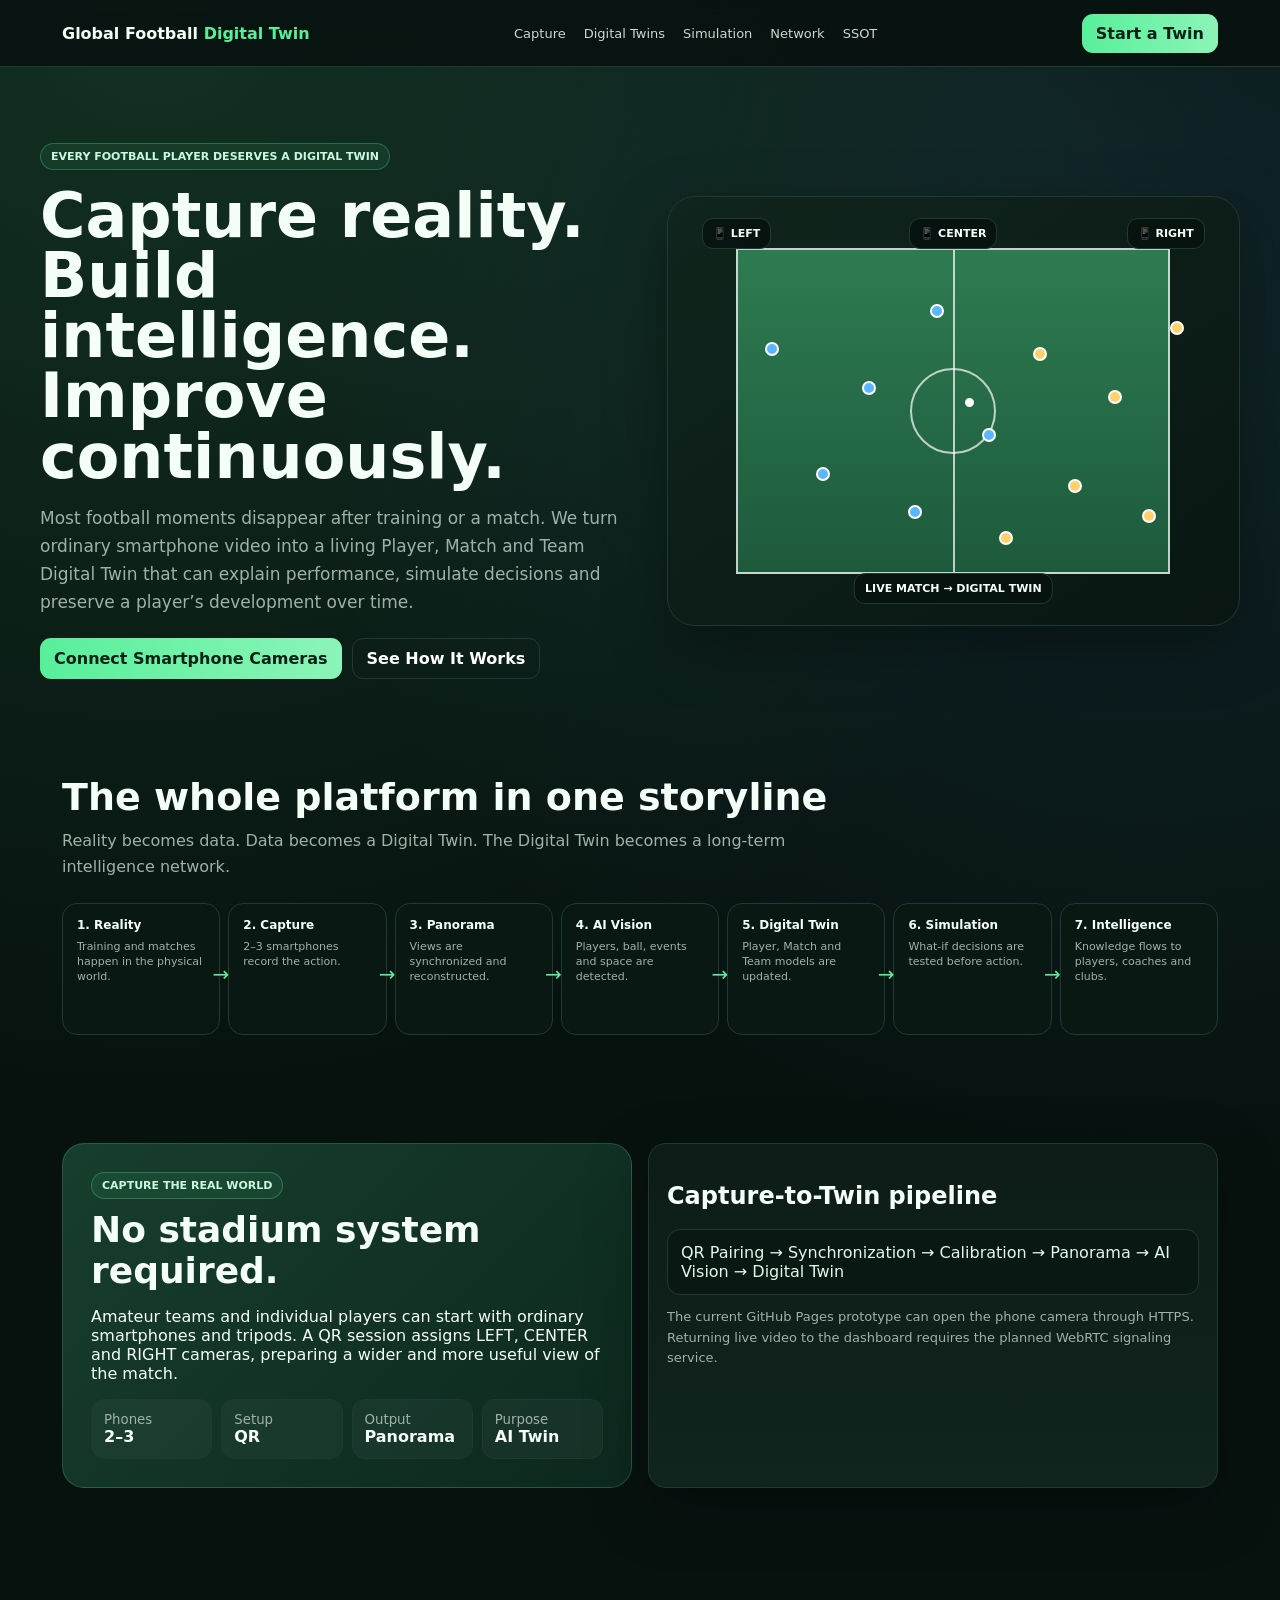
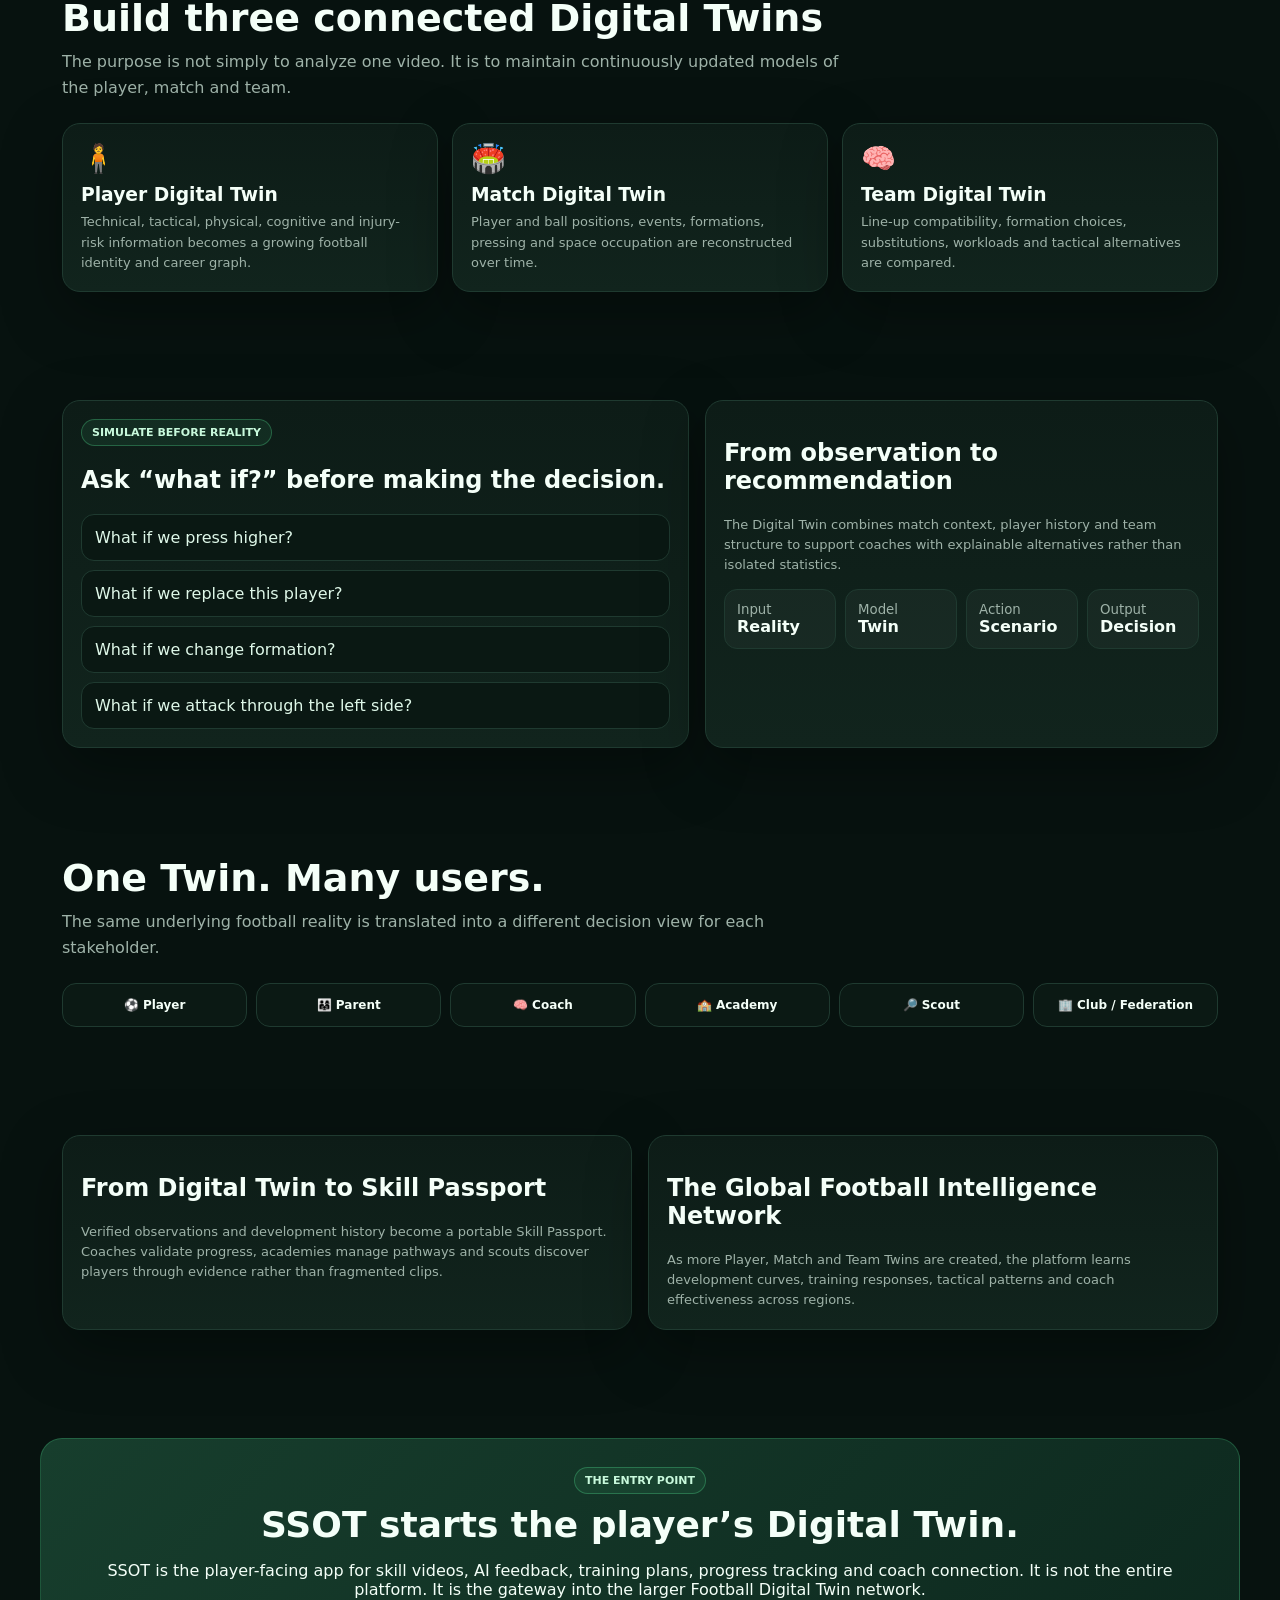
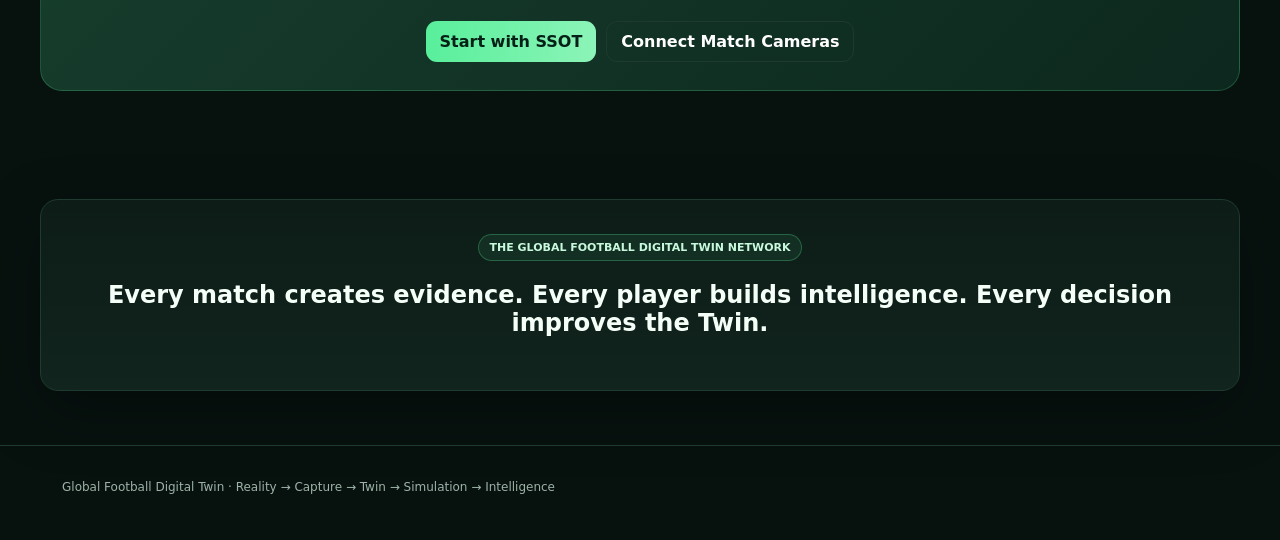
<file: index.html>
<!doctype html>
<html lang="en">
<head>
<meta charset="utf-8">
<meta name="viewport" content="width=device-width,initial-scale=1">
<title>Global Football Digital Twin</title>
<style>
:root{--bg:#07120f;--panel:#0d1c17;--panel2:#11241d;--ink:#f4fff8;--muted:#9eb2a8;--line:#1f3a30;--green:#58ef9b;--blue:#5ab7ff;--gold:#ffd16d;--shadow:0 20px 60px rgba(0,0,0,.34)}*{box-sizing:border-box}html{scroll-behavior:smooth}body{margin:0;font-family:Inter,system-ui,-apple-system,Segoe UI,Roboto,Arial,sans-serif;background:radial-gradient(circle at 12% 0,rgba(88,239,155,.14),transparent 28%),radial-gradient(circle at 90% 8%,rgba(90,183,255,.11),transparent 24%),var(--bg);color:var(--ink)}a{text-decoration:none;color:inherit}button{font:inherit}.wrap{max-width:1200px;margin:auto;padding:0 22px}.nav{position:sticky;top:0;z-index:20;background:rgba(7,18,15,.88);backdrop-filter:blur(16px);border-bottom:1px solid var(--line)}.navin{height:66px;display:flex;align-items:center;justify-content:space-between;gap:16px}.brand{font-weight:900}.brand span{color:var(--green)}.menu{display:flex;gap:18px;color:#cbd9d2;font-size:13px}.cta,.ghost{padding:10px 14px;border-radius:11px;font-weight:850;cursor:pointer}.cta{border:0;background:linear-gradient(90deg,var(--green),#8cf4b8);color:#052016}.ghost{border:1px solid var(--line);background:transparent;color:#fff}.hero{padding:76px 0 42px;display:grid;grid-template-columns:1.02fr .98fr;gap:30px;align-items:center}.eyebrow{display:inline-flex;padding:6px 10px;border:1px solid rgba(88,239,155,.28);border-radius:999px;background:rgba(88,239,155,.08);color:#c8f9dc;font-size:11px;font-weight:900}.hero h1{font-size:62px;line-height:.97;margin:16px 0}.hero p{font-size:17px;line-height:1.65;color:var(--muted);max-width:690px}.actions{display:flex;gap:10px;flex-wrap:wrap;margin-top:22px}.stage{position:relative;min-height:430px;border-radius:28px;border:1px solid var(--line);background:linear-gradient(145deg,#10251d,#091611);overflow:hidden;box-shadow:var(--shadow)}.pitch{position:absolute;inset:12%;border:2px solid rgba(255,255,255,.72);background:linear-gradient(180deg,#2e7b51,#1d5a3c)}.pitch:before{content:'';position:absolute;left:50%;top:0;bottom:0;width:2px;background:rgba(255,255,255,.7)}.pitch:after{content:'';position:absolute;left:50%;top:50%;width:82px;height:82px;border:2px solid rgba(255,255,255,.7);border-radius:50%;transform:translate(-50%,-50%)}.camera,.tag{position:absolute;padding:8px 10px;border-radius:11px;background:rgba(7,18,15,.9);border:1px solid var(--line);font-size:11px;font-weight:850}.cam1{left:6%;top:5%}.cam2{left:50%;top:5%;transform:translateX(-50%)}.cam3{right:6%;top:5%}.tag{left:50%;bottom:5%;transform:translateX(-50%);white-space:nowrap}.player{position:absolute;width:14px;height:14px;border-radius:50%;border:2px solid white}.a{background:var(--blue)}.b{background:var(--gold)}.ball{width:9px;height:9px;background:white}.section{padding:54px 0}.head{max-width:780px;margin-bottom:22px}.head h2{font-size:38px;margin:0 0 9px}.head p{margin:0;color:var(--muted);line-height:1.65}.grid{display:grid;gap:14px}.g3{grid-template-columns:repeat(3,1fr)}.g4{grid-template-columns:repeat(4,1fr)}.card{background:linear-gradient(180deg,var(--panel),var(--panel2));border:1px solid var(--line);border-radius:18px;padding:18px;box-shadow:var(--shadow)}.card h3{margin:9px 0 7px}.card p{margin:0;color:var(--muted);font-size:13px;line-height:1.55}.icon{font-size:28px}.storyline{display:grid;grid-template-columns:repeat(7,1fr);gap:8px}.story{min-height:132px;padding:14px;border:1px solid var(--line);border-radius:15px;background:#0a1813;position:relative}.story:not(:last-child):after{content:'→';position:absolute;right:-10px;top:45%;z-index:2;color:var(--green);font-size:20px}.story b,.story small{display:block}.story b{font-size:12px}.story small{margin-top:7px;color:var(--muted);font-size:11px;line-height:1.4}.split{display:grid;grid-template-columns:1fr 1fr;gap:16px}.quote{padding:28px;border-radius:22px;background:linear-gradient(135deg,#173e2d,#0d281e);border:1px solid rgba(88,239,155,.22)}.quote h2{font-size:36px;margin:10px 0}.metric{display:grid;grid-template-columns:repeat(4,1fr);gap:9px;margin-top:14px}.metric div{padding:12px;border:1px solid var(--line);border-radius:13px;background:rgba(255,255,255,.035)}.metric small,.metric b{display:block}.metric small{color:var(--muted)}.sim{display:grid;grid-template-columns:1.1fr .9fr;gap:16px}.question{padding:13px;border:1px solid var(--line);border-radius:13px;background:#0a1813;margin-top:9px;color:#dff8e9}.network{display:grid;grid-template-columns:repeat(6,1fr);gap:9px}.network div{padding:14px;border:1px solid var(--line);border-radius:14px;text-align:center;background:#0b1914;font-size:12px;font-weight:800}.footer{padding:34px 0 46px;border-top:1px solid var(--line);color:var(--muted);font-size:12px}@media(max-width:1000px){.hero,.split,.sim{grid-template-columns:1fr}.storyline{grid-template-columns:repeat(3,1fr)}.story:not(:last-child):after{display:none}.g4,.g3,.network{grid-template-columns:1fr 1fr}.menu{display:none}}@media(max-width:640px){.hero h1{font-size:42px}.hero{padding-top:44px}.stage{min-height:340px}.storyline,.g4,.g3,.network,.metric{grid-template-columns:1fr}.wrap{padding:0 14px}.navin{height:60px}}
</style>
</head>
<body>
<header class="nav"><div class="wrap navin"><div class="brand">Global Football <span>Digital Twin</span></div><nav class="menu"><a href="#capture">Capture</a><a href="#twins">Digital Twins</a><a href="#simulate">Simulation</a><a href="#network">Network</a><a href="#ssot">SSOT</a></nav><button class="cta" onclick="location.href='phone.html'">Start a Twin</button></div></header>
<main>
<section class="wrap hero"><div><span class="eyebrow">EVERY FOOTBALL PLAYER DESERVES A DIGITAL TWIN</span><h1>Capture reality. Build intelligence. Improve continuously.</h1><p>Most football moments disappear after training or a match. We turn ordinary smartphone video into a living Player, Match and Team Digital Twin that can explain performance, simulate decisions and preserve a player’s development over time.</p><div class="actions"><button class="cta" onclick="location.href='phone.html'">Connect Smartphone Cameras</button><button class="ghost" onclick="document.getElementById('capture').scrollIntoView()">See How It Works</button></div></div><div class="stage" id="heroStage"><div class="pitch"></div><div class="camera cam1">📱 LEFT</div><div class="camera cam2">📱 CENTER</div><div class="camera cam3">📱 RIGHT</div><div class="tag">LIVE MATCH → DIGITAL TWIN</div></div></section>
<section class="section"><div class="wrap"><div class="head"><h2>The whole platform in one storyline</h2><p>Reality becomes data. Data becomes a Digital Twin. The Digital Twin becomes a long-term intelligence network.</p></div><div class="storyline"><div class="story"><b>1. Reality</b><small>Training and matches happen in the physical world.</small></div><div class="story"><b>2. Capture</b><small>2–3 smartphones record the action.</small></div><div class="story"><b>3. Panorama</b><small>Views are synchronized and reconstructed.</small></div><div class="story"><b>4. AI Vision</b><small>Players, ball, events and space are detected.</small></div><div class="story"><b>5. Digital Twin</b><small>Player, Match and Team models are updated.</small></div><div class="story"><b>6. Simulation</b><small>What-if decisions are tested before action.</small></div><div class="story"><b>7. Intelligence</b><small>Knowledge flows to players, coaches and clubs.</small></div></div></div></section>
<section id="capture" class="section"><div class="wrap split"><div class="quote"><span class="eyebrow">CAPTURE THE REAL WORLD</span><h2>No stadium system required.</h2><p>Amateur teams and individual players can start with ordinary smartphones and tripods. A QR session assigns LEFT, CENTER and RIGHT cameras, preparing a wider and more useful view of the match.</p><div class="metric"><div><small>Phones</small><b>2–3</b></div><div><small>Setup</small><b>QR</b></div><div><small>Output</small><b>Panorama</b></div><div><small>Purpose</small><b>AI Twin</b></div></div></div><div class="card"><h2>Capture-to-Twin pipeline</h2><div class="question">QR Pairing → Synchronization → Calibration → Panorama → AI Vision → Digital Twin</div><p style="margin-top:12px">The current GitHub Pages prototype can open the phone camera through HTTPS. Returning live video to the dashboard requires the planned WebRTC signaling service.</p></div></div></section>
<section id="twins" class="section"><div class="wrap"><div class="head"><h2>Build three connected Digital Twins</h2><p>The purpose is not simply to analyze one video. It is to maintain continuously updated models of the player, match and team.</p></div><div class="grid g3"><div class="card"><div class="icon">🧍</div><h3>Player Digital Twin</h3><p>Technical, tactical, physical, cognitive and injury-risk information becomes a growing football identity and career graph.</p></div><div class="card"><div class="icon">🏟️</div><h3>Match Digital Twin</h3><p>Player and ball positions, events, formations, pressing and space occupation are reconstructed over time.</p></div><div class="card"><div class="icon">🧠</div><h3>Team Digital Twin</h3><p>Line-up compatibility, formation choices, substitutions, workloads and tactical alternatives are compared.</p></div></div></div></section>
<section id="simulate" class="section"><div class="wrap sim"><div class="card"><span class="eyebrow">SIMULATE BEFORE REALITY</span><h2>Ask “what if?” before making the decision.</h2><div class="question">What if we press higher?</div><div class="question">What if we replace this player?</div><div class="question">What if we change formation?</div><div class="question">What if we attack through the left side?</div></div><div class="card"><h2>From observation to recommendation</h2><p>The Digital Twin combines match context, player history and team structure to support coaches with explainable alternatives rather than isolated statistics.</p><div class="metric"><div><small>Input</small><b>Reality</b></div><div><small>Model</small><b>Twin</b></div><div><small>Action</small><b>Scenario</b></div><div><small>Output</small><b>Decision</b></div></div></div></div></section>
<section id="network" class="section"><div class="wrap"><div class="head"><h2>One Twin. Many users.</h2><p>The same underlying football reality is translated into a different decision view for each stakeholder.</p></div><div class="network"><div>⚽ Player</div><div>👨‍👩‍👧 Parent</div><div>🧠 Coach</div><div>🏫 Academy</div><div>🔎 Scout</div><div>🏢 Club / Federation</div></div></div></section>
<section class="section"><div class="wrap split"><div class="card"><h2>From Digital Twin to Skill Passport</h2><p>Verified observations and development history become a portable Skill Passport. Coaches validate progress, academies manage pathways and scouts discover players through evidence rather than fragmented clips.</p></div><div class="card"><h2>The Global Football Intelligence Network</h2><p>As more Player, Match and Team Twins are created, the platform learns development curves, training responses, tactical patterns and coach effectiveness across regions.</p></div></div></section>
<section id="ssot" class="section"><div class="wrap quote" style="text-align:center"><span class="eyebrow">THE ENTRY POINT</span><h2>SSOT starts the player’s Digital Twin.</h2><p>SSOT is the player-facing app for skill videos, AI feedback, training plans, progress tracking and coach connection. It is not the entire platform. It is the gateway into the larger Football Digital Twin network.</p><div class="actions" style="justify-content:center"><button class="cta">Start with SSOT</button><button class="ghost" onclick="location.href='phone.html'">Connect Match Cameras</button></div></div></section>
<section class="section"><div class="wrap card" style="text-align:center;padding:34px"><span class="eyebrow">THE GLOBAL FOOTBALL DIGITAL TWIN NETWORK</span><h2>Every match creates evidence. Every player builds intelligence. Every decision improves the Twin.</h2></div></section>
</main>
<footer class="footer"><div class="wrap">Global Football Digital Twin · Reality → Capture → Twin → Simulation → Intelligence</div></footer>
<script>
const pts=[[17,34,'a'],[26,63,'a'],[34,43,'a'],[42,72,'a'],[46,25,'a'],[55,54,'a'],[64,35,'b'],[70,66,'b'],[77,45,'b'],[83,73,'b'],[88,29,'b'],[58,78,'b']];pts.forEach((p,i)=>{const e=document.createElement('div');e.className='player '+p[2];e.style.left=p[0]+'%';e.style.top=p[1]+'%';heroStage.appendChild(e)});const ball=document.createElement('div');ball.className='player ball';ball.style.left='52%';ball.style.top='47%';heroStage.appendChild(ball);
</script>
</body>
</html>
</file>
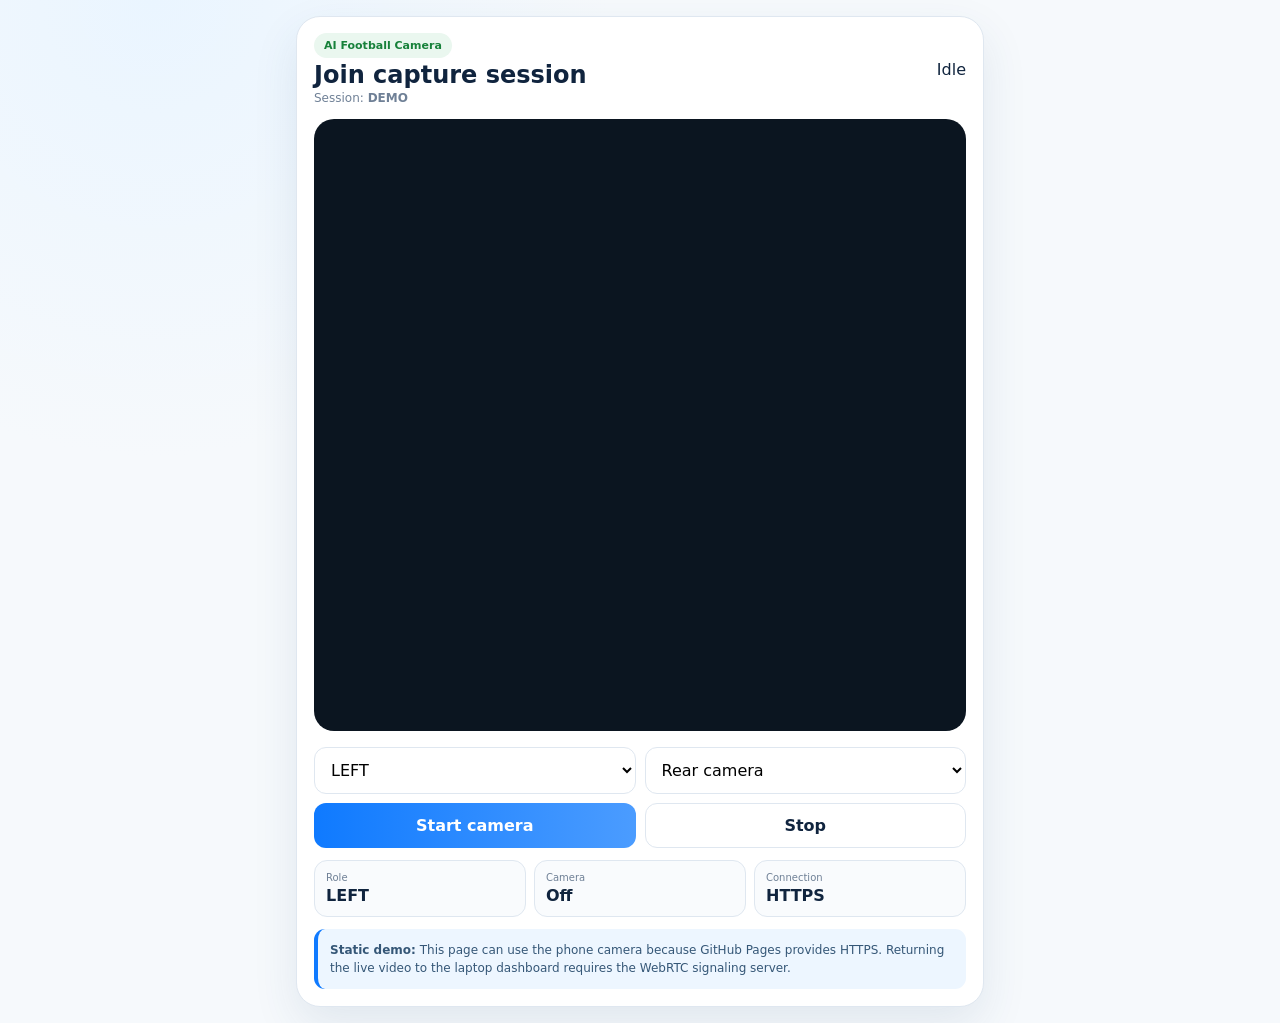
<file: phone.html>
<!doctype html><html lang="en"><head><meta charset="utf-8"><meta name="viewport" content="width=device-width,initial-scale=1,viewport-fit=cover"><title>AI Football Camera</title><style>:root{--bg:#f6f9fc;--panel:#fff;--ink:#10243e;--muted:#6f8096;--line:#dfe7f0;--blue:#0f7aff;--green:#34c759;--shadow:0 18px 45px rgba(40,76,120,.10)}*{box-sizing:border-box}body{margin:0;font-family:Inter,system-ui,-apple-system,Segoe UI,Roboto,Arial,sans-serif;background:radial-gradient(circle at 12% 0,#eaf5ff,transparent 30%),var(--bg);color:var(--ink)}.wrap{max-width:720px;margin:auto;padding:16px}.card{background:#fff;border:1px solid var(--line);border-radius:24px;padding:17px;box-shadow:var(--shadow)}.top{display:flex;justify-content:space-between;gap:10px;align-items:center}.badge{padding:6px 10px;border-radius:999px;background:#eaf7ef;color:#17813a;font-size:11px;font-weight:900}.session{font-size:12px;color:var(--muted)}video{width:100%;aspect-ratio:9/16;max-height:68vh;object-fit:cover;background:#0b1520;border-radius:20px;margin-top:14px}.controls{display:grid;grid-template-columns:1fr 1fr;gap:9px;margin-top:12px}select,button{font:inherit;padding:12px;border-radius:12px}select{border:1px solid var(--line);background:#fff}button{border:0;background:linear-gradient(90deg,var(--blue),#4b9cff);color:#fff;font-weight:900;cursor:pointer}.stop{background:#fff;color:var(--ink);border:1px solid var(--line)}.metrics{display:grid;grid-template-columns:repeat(3,1fr);gap:8px;margin-top:12px}.metric{padding:11px;border:1px solid var(--line);border-radius:13px;background:#f9fbfd}.metric small,.metric b{display:block}.metric small{color:var(--muted);font-size:10px}.metric b{margin-top:3px}.notice{padding:12px;border-left:4px solid var(--blue);background:#edf6ff;border-radius:11px;color:#355777;margin-top:12px;font-size:12px;line-height:1.5}@media(max-width:520px){.controls,.metrics{grid-template-columns:1fr}}</style></head><body><div class="wrap"><div class="card"><div class="top"><div><span class="badge">AI Football Camera</span><h2 style="margin:8px 0 2px">Join capture session</h2><div class="session">Session: <b id="session">—</b></div></div><span id="state">Idle</span></div><video id="preview" autoplay muted playsinline></video><div class="controls"><select id="role"><option>LEFT</option><option>CENTER</option><option>RIGHT</option></select><select id="facing"><option value="environment">Rear camera</option><option value="user">Front camera</option></select><button id="start">Start camera</button><button class="stop" id="stop">Stop</button></div><div class="metrics"><div class="metric"><small>Role</small><b id="roleOut">LEFT</b></div><div class="metric"><small>Camera</small><b id="cameraOut">Off</b></div><div class="metric"><small>Connection</small><b>HTTPS</b></div></div><div class="notice"><b>Static demo:</b> This page can use the phone camera because GitHub Pages provides HTTPS. Returning the live video to the laptop dashboard requires the WebRTC signaling server.</div></div></div><script>const q=new URLSearchParams(location.search);session.textContent=q.get('session')||'DEMO';let stream=null;role.onchange=()=>roleOut.textContent=role.value;start.onclick=async()=>{try{stream=await navigator.mediaDevices.getUserMedia({video:{facingMode:{ideal:facing.value},width:{ideal:1280},height:{ideal:720}},audio:false});preview.srcObject=stream;cameraOut.textContent='Live';state.textContent='Camera active';}catch(e){state.textContent='Permission blocked';alert('Camera access failed: '+e.message)}};stop.onclick=()=>{if(stream)stream.getTracks().forEach(t=>t.stop());preview.srcObject=null;cameraOut.textContent='Off';state.textContent='Stopped'};</script></body></html>
</file>
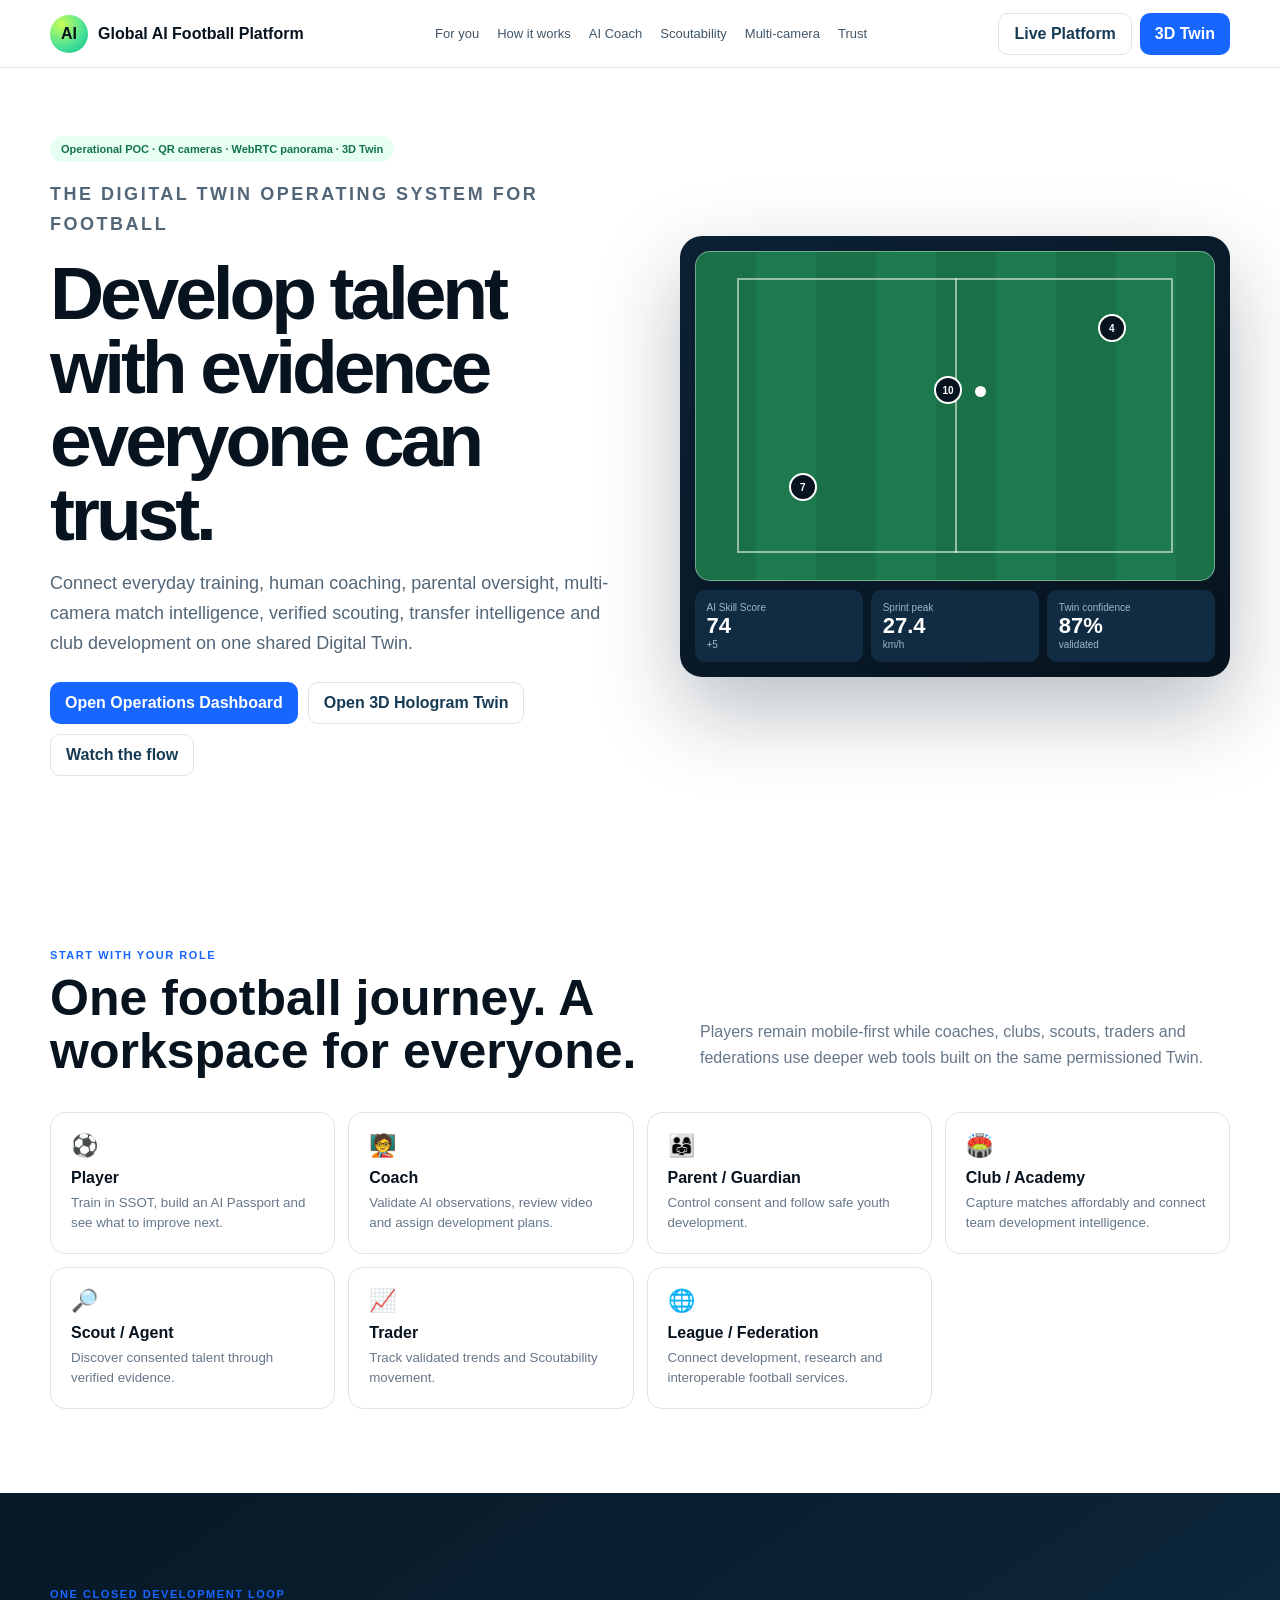
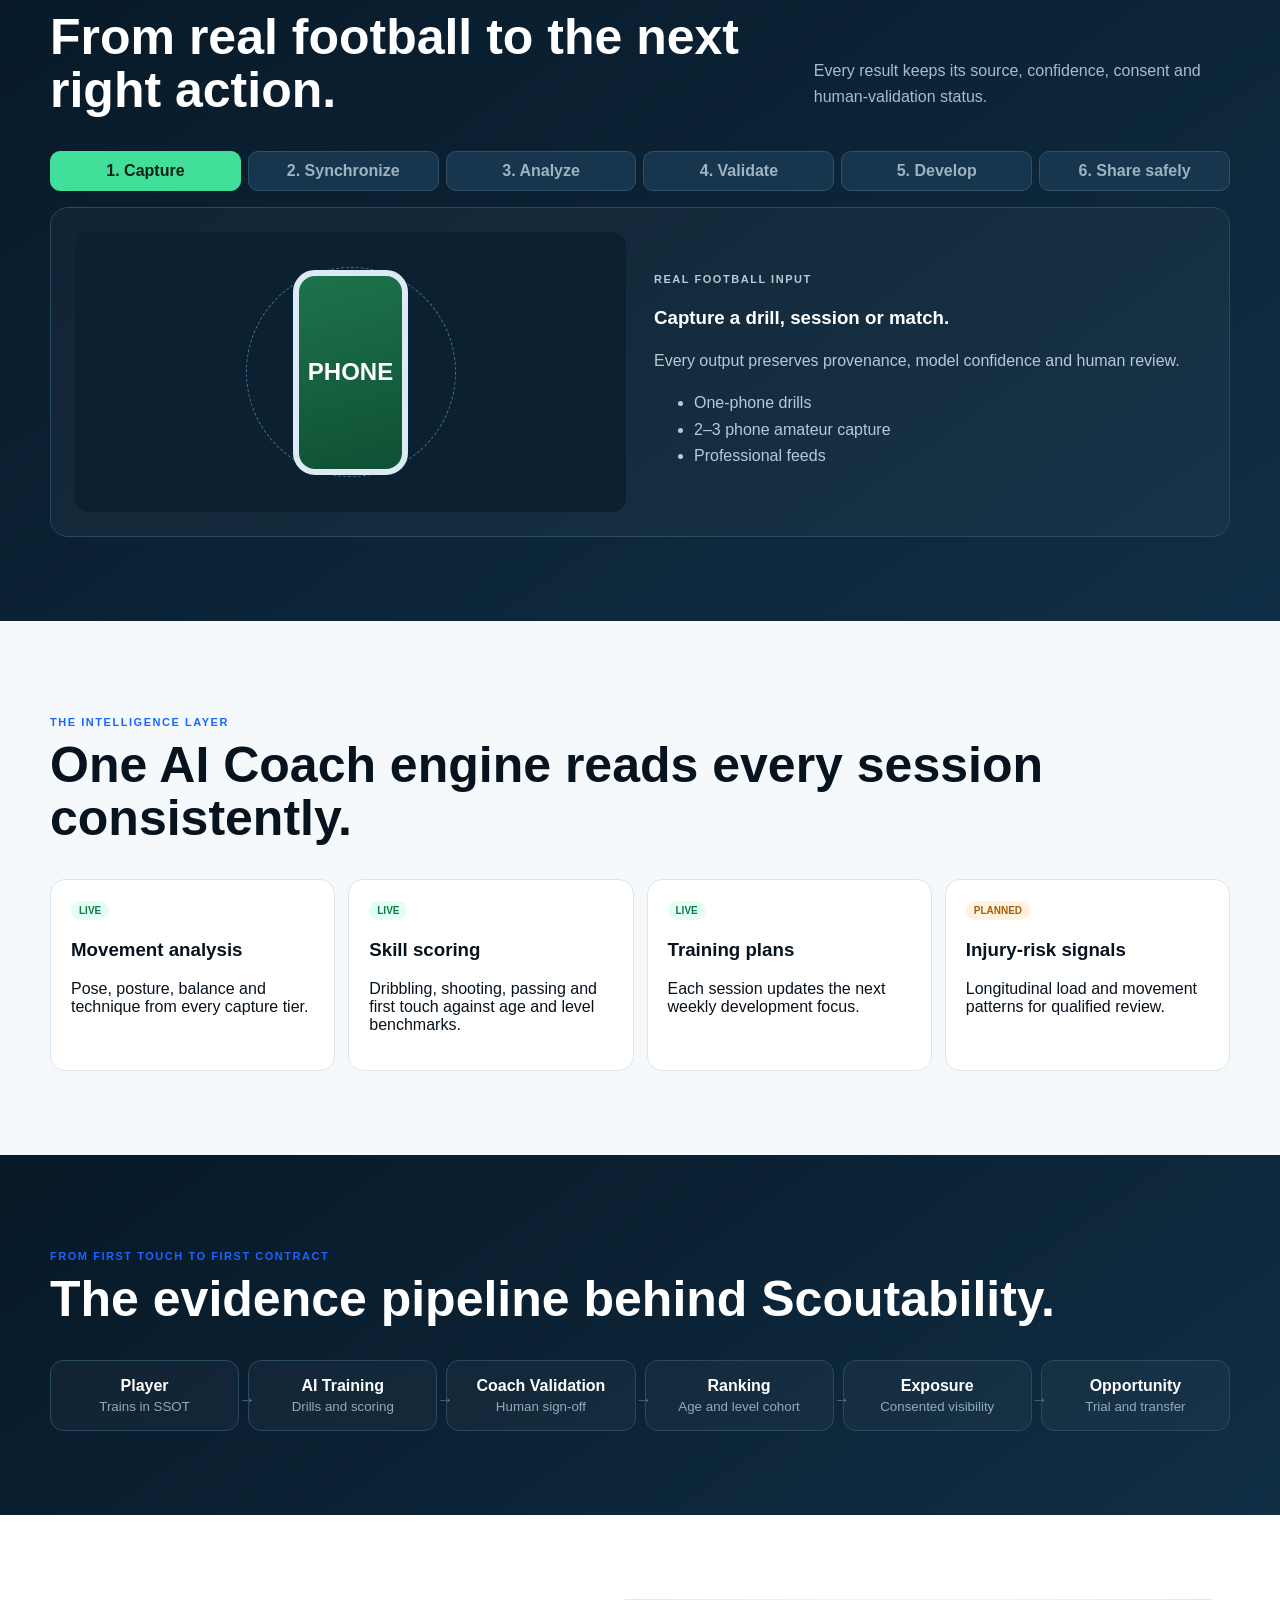
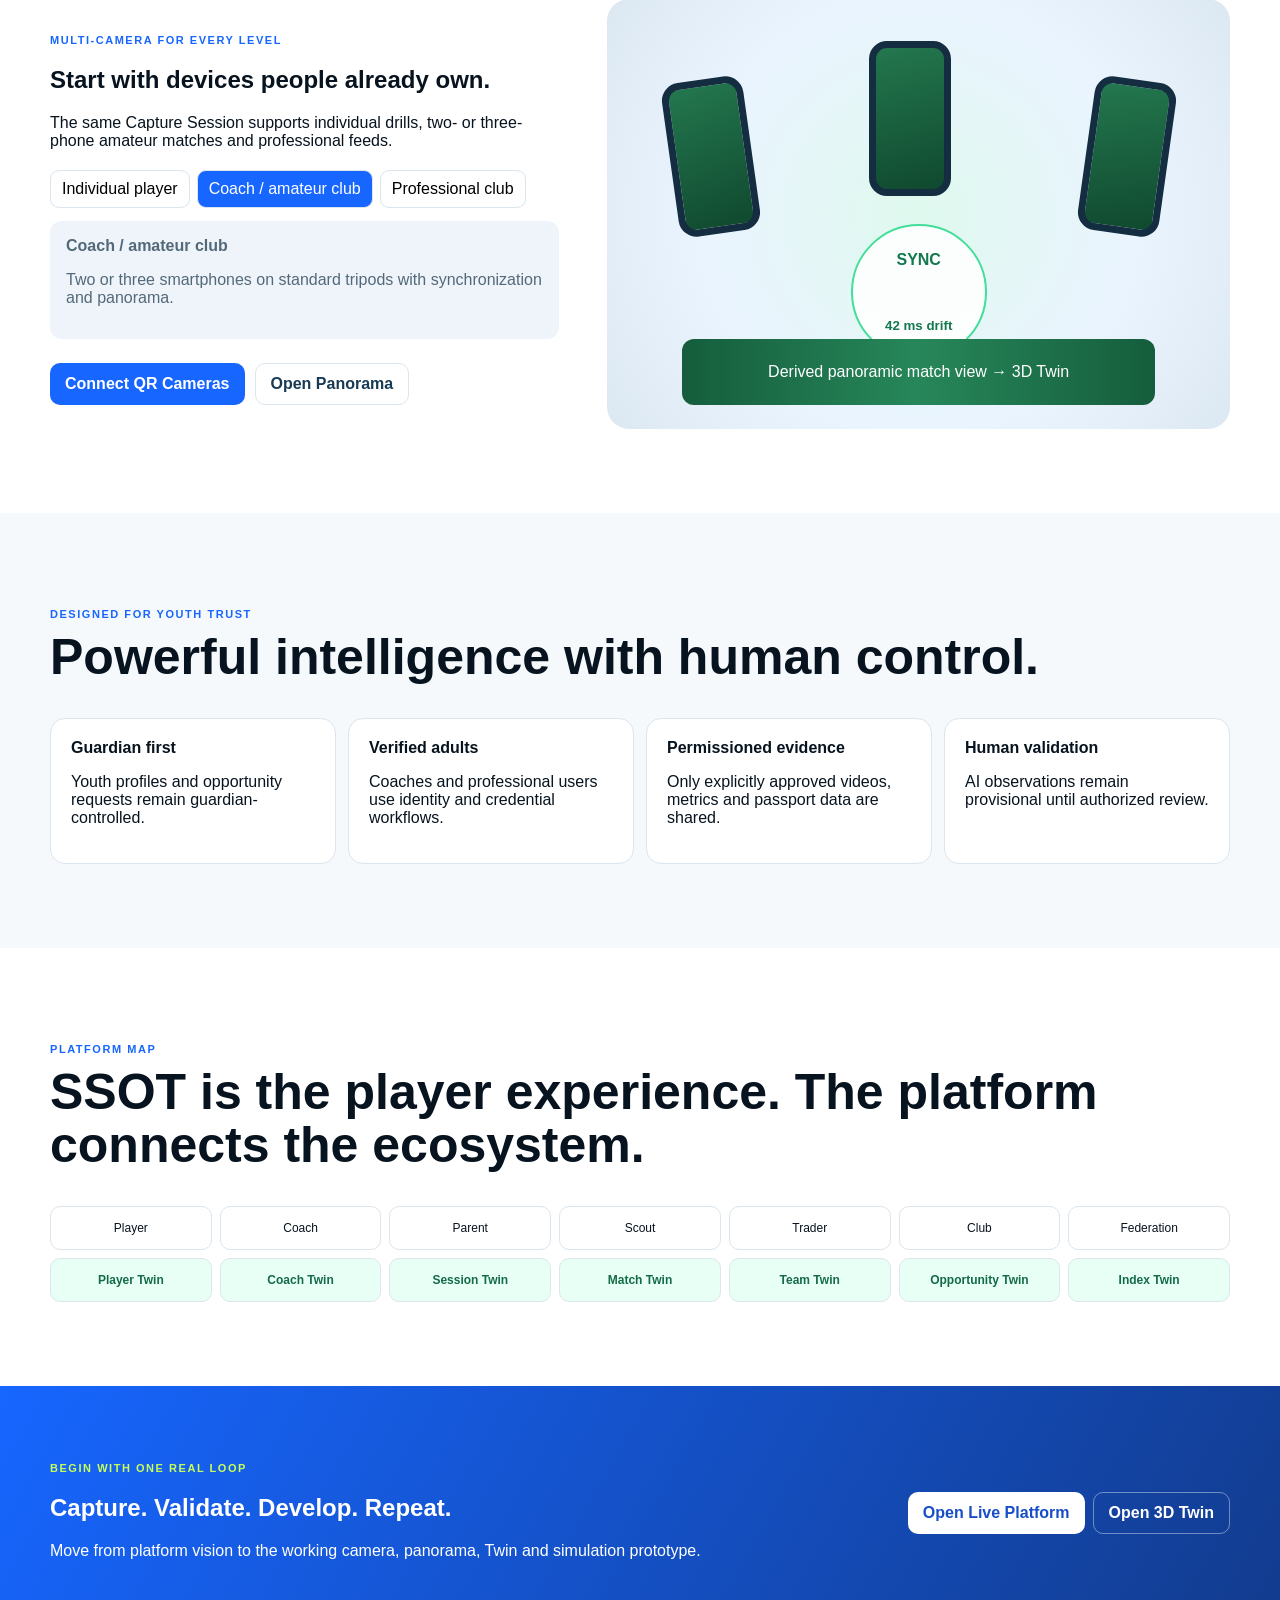
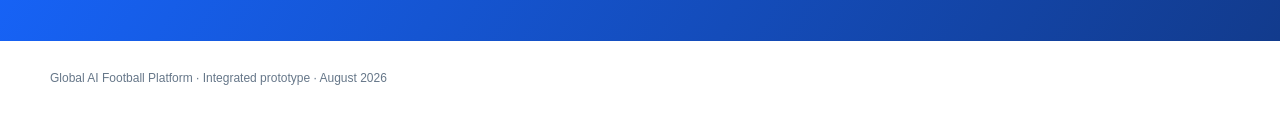
<file: templates/platform.html>
<!doctype html><html lang="en"><head><meta charset="utf-8"><meta name="viewport" content="width=device-width,initial-scale=1"><title>Global AI Football Platform</title><style>:root{--ink:#07131e;--navy:#0c2132;--blue:#1766ff;--green:#42df9a;--lime:#c7ff58;--paper:#f6f9fc;--muted:#667789;--line:#dbe5ed;--white:#fff;--shadow:0 22px 60px rgba(7,31,52,.13)}*{box-sizing:border-box}body{margin:0;font-family:Inter,Segoe UI,Arial,sans-serif;color:var(--ink);background:#fff}a,button{font:inherit}.shell{width:min(1180px,calc(100% - 34px));margin:auto}.head{position:sticky;top:0;z-index:20;height:68px;display:flex;align-items:center;justify-content:space-between;padding:0 max(17px,calc((100vw - 1180px)/2));background:#fffffff2;backdrop-filter:blur(14px);border-bottom:1px solid var(--line)}.brand{display:flex;align-items:center;gap:10px;text-decoration:none;color:var(--ink);font-weight:900}.ball{width:38px;height:38px;border-radius:50%;display:grid;place-items:center;background:radial-gradient(circle at 30% 25%,var(--lime),var(--green) 62%,#14b879)}.nav{display:flex;gap:18px}.nav a{font-size:13px;color:#40576a;text-decoration:none}.actions{display:flex;gap:8px}.btn{display:inline-flex;align-items:center;justify-content:center;border:0;border-radius:10px;padding:11px 15px;background:var(--blue);color:#fff;text-decoration:none;font-weight:850;cursor:pointer}.btn.alt{background:#fff;color:#173b55;border:1px solid var(--line)}.hero{display:grid;grid-template-columns:1.03fr .97fr;gap:45px;align-items:center;padding:68px 0 78px}.tag{display:inline-flex;padding:7px 11px;border-radius:99px;background:#e7fff3;color:#14734c;font-size:11px;font-weight:900}.eyebrow{color:var(--blue);font-size:11px;letter-spacing:.14em;font-weight:900}.hero h1{font-size:clamp(46px,6vw,75px);line-height:.98;letter-spacing:-.055em;margin:17px 0}.hero p{color:#526678;font-size:18px;line-height:1.65}.hero-actions{display:flex;gap:10px;flex-wrap:wrap;margin-top:24px}.preview{padding:15px;border-radius:22px;background:linear-gradient(150deg,#0b2134,#07131e);color:#fff;box-shadow:0 34px 85px rgba(4,24,42,.28)}.pitch{height:330px;border-radius:15px;position:relative;overflow:hidden;background:repeating-linear-gradient(90deg,#1a7148 0,#1a7148 60px,#1d7a4e 60px,#1d7a4e 120px);border:1px solid #ffffff66}.pitch:before{content:"";position:absolute;inset:8%;border:2px solid #ffffff88}.pitch:after{content:"";position:absolute;left:50%;top:8%;bottom:8%;border-left:2px solid #ffffff88}.player{position:absolute;width:28px;height:28px;border-radius:50%;display:grid;place-items:center;background:#07131e;border:2px solid #fff;font-size:10px;font-weight:900;z-index:2}.p1{left:18%;bottom:24%}.p2{left:46%;top:38%}.p3{right:17%;top:19%}.fb{position:absolute;left:54%;top:41%;width:11px;height:11px;border-radius:50%;background:#fff}.stats{display:grid;grid-template-columns:repeat(3,1fr);gap:8px;margin-top:9px}.stat{padding:12px;border-radius:10px;background:#112c42}.stat small,.stat span{display:block;color:#9fb5c6;font-size:10px}.stat strong{font-size:22px}.section{padding:84px 0}.paper{background:var(--paper)}.dark{background:linear-gradient(145deg,#071826,#102e45);color:#fff}.heading{display:flex;justify-content:space-between;gap:35px;align-items:end;margin-bottom:26px}.heading h2{font-size:clamp(33px,4vw,50px);line-height:1.06;margin:8px 0}.heading>p{max-width:530px;color:var(--muted);line-height:1.6}.dark .heading>p{color:#a9bdcb}.roles{display:grid;grid-template-columns:repeat(4,1fr);gap:13px}.role{padding:20px;border:1px solid var(--line);border-radius:15px;background:#fff;cursor:pointer}.role:hover{transform:translateY(-3px);box-shadow:var(--shadow)}.role b,.role small{display:block}.role b{margin:10px 0 6px}.role small{color:var(--muted);line-height:1.5}.flow-tabs{display:grid;grid-template-columns:repeat(6,1fr);gap:7px;margin-bottom:16px}.flow-tabs button{border:1px solid #315168;border-radius:10px;background:#17364d;color:#9eb3c2;padding:10px;font-weight:800}.flow-tabs button.active{background:var(--green);color:#08221a;border-color:var(--green)}.flow-detail{display:grid;grid-template-columns:1fr 1fr;gap:28px;align-items:center;padding:24px;border:1px solid #294a61;border-radius:18px;background:#ffffff08}.flow-visual{min-height:280px;border-radius:14px;background:#0b2132;display:grid;place-items:center;position:relative;overflow:hidden}.orbit{width:210px;height:210px;border:1px dashed #4a738c;border-radius:50%;animation:spin 17s linear infinite}.device{position:absolute;width:115px;height:205px;border:6px solid #dceaf3;border-radius:22px;background:linear-gradient(165deg,#1d734b,#0f5034)}@keyframes spin{to{transform:rotate(360deg)}}.flow-copy p,.flow-copy li{color:#b7cad7;line-height:1.65}.grid4{display:grid;grid-template-columns:repeat(4,1fr);gap:13px}.card{padding:20px;border:1px solid var(--line);border-radius:15px;background:#fff}.card .state{display:inline-block;padding:4px 8px;border-radius:99px;background:#e2fff2;color:#12784d;font-size:10px;font-weight:900}.pipeline{display:grid;grid-template-columns:repeat(6,1fr);gap:9px}.step{position:relative;padding:16px 12px;border:1px solid #294a61;border-radius:13px;text-align:center;background:#ffffff08}.step:not(:last-child):after{content:"→";position:absolute;right:-17px;top:44%;color:#5d7b8f}.step small{display:block;color:#93aabb;margin-top:4px}.capture{display:grid;grid-template-columns:.9fr 1.1fr;gap:48px;align-items:center}.tabs{display:flex;gap:7px;flex-wrap:wrap;margin:20px 0 13px}.tabs button{border:1px solid var(--line);background:#fff;padding:9px 11px;border-radius:9px}.tabs button.active{background:var(--blue);color:#fff}.detail{padding:16px;border-radius:12px;background:#eef4f9;color:#53697a}.camera{height:430px;border-radius:22px;background:radial-gradient(circle,#dff9ee,#eaf4ff 58%,#dce8f1);position:relative;overflow:hidden}.phone{position:absolute;width:82px;height:155px;border:7px solid #142d40;border-radius:18px;background:linear-gradient(165deg,#23774e,#10492f)}.a{left:10%;top:80px;transform:rotate(-8deg)}.b{left:42%;top:42px}.c{right:10%;top:80px;transform:rotate(8deg)}.sync{position:absolute;left:calc(50% - 68px);top:225px;width:136px;height:136px;border-radius:50%;display:grid;place-items:center;background:#ffffffe8;border:2px solid var(--green);color:#13784e;font-weight:900}.pano{position:absolute;left:12%;right:12%;bottom:24px;height:66px;border-radius:12px;background:linear-gradient(90deg,#155d3c,#27875a,#155d3c);display:grid;place-items:center;color:#fff}.trust{display:grid;grid-template-columns:repeat(4,1fr);gap:12px}.map{display:grid;grid-template-columns:repeat(7,1fr);gap:8px}.map div{text-align:center;padding:14px;border:1px solid var(--line);border-radius:10px;font-size:12px}.map .twin{background:#e8fff5;color:#146b48;font-weight:850}.cta{padding:65px 0;background:linear-gradient(120deg,#1766ff,#123b8d);color:#fff}.cta .inner{display:flex;justify-content:space-between;align-items:center;gap:25px}.footer{padding:30px 0;color:var(--muted);font-size:12px}.modal{position:fixed;inset:0;z-index:50;background:#02101bbd;display:grid;place-items:center;padding:20px}.hidden{display:none!important}.modal-card{width:min(560px,100%);background:#fff;border-radius:18px;padding:26px;position:relative}.close{position:absolute;right:13px;top:8px;border:0;background:none;font-size:27px}.features{display:grid;grid-template-columns:1fr 1fr;gap:8px;margin:18px 0}.features div{padding:10px;background:#f1f6fa;border-radius:9px}.toast{position:fixed;right:20px;bottom:20px;background:var(--navy);color:#fff;padding:11px 14px;border-radius:9px;opacity:0;transform:translateY(50px);transition:.2s}.toast.show{opacity:1;transform:none}@media(max-width:930px){.nav{display:none}.hero,.flow-detail,.capture{grid-template-columns:1fr}.roles,.grid4{grid-template-columns:repeat(2,1fr)}.pipeline{grid-template-columns:repeat(3,1fr)}.trust{grid-template-columns:1fr 1fr}.map{grid-template-columns:repeat(3,1fr)}}@media(max-width:600px){.actions .alt{display:none}.hero h1{font-size:46px}.roles,.grid4,.trust,.features{grid-template-columns:1fr}.flow-tabs,.pipeline,.map{grid-template-columns:1fr 1fr}.heading,.cta .inner{display:block}.cta .actions{margin-top:20px}}</style></head><body><header class="head"><a class="brand" href="#top"><span class="ball">AI</span><span>Global AI Football Platform</span></a><nav class="nav"><a href="#roles">For you</a><a href="#loop">How it works</a><a href="#coach">AI Coach</a><a href="#pipeline">Scoutability</a><a href="#capture">Multi-camera</a><a href="#trust">Trust</a></nav><div class="actions"><a class="btn alt" href="/">Live Platform</a><a class="btn" href="/hologram">3D Twin</a></div></header><main id="top"><section class="hero shell"><div><span class="tag">Operational POC · QR cameras · WebRTC panorama · 3D Twin</span><p class="eyebrow">THE DIGITAL TWIN OPERATING SYSTEM FOR FOOTBALL</p><h1>Develop talent with evidence everyone can trust.</h1><p>Connect everyday training, human coaching, parental oversight, multi-camera match intelligence, verified scouting, transfer intelligence and club development on one shared Digital Twin.</p><div class="hero-actions"><a class="btn" href="/">Open Operations Dashboard</a><a class="btn alt" href="/hologram">Open 3D Hologram Twin</a><button class="btn alt" id="watch">Watch the flow</button></div></div><div class="preview"><div class="pitch"><span class="player p1">7</span><span class="player p2">10</span><span class="player p3">4</span><span class="fb"></span></div><div class="stats"><div class="stat"><span>AI Skill Score</span><strong>74</strong><small>+5</small></div><div class="stat"><span>Sprint peak</span><strong>27.4</strong><small>km/h</small></div><div class="stat"><span>Twin confidence</span><strong>87%</strong><small>validated</small></div></div></div></section><section class="section shell" id="roles"><div class="heading"><div><p class="eyebrow">START WITH YOUR ROLE</p><h2>One football journey. A workspace for everyone.</h2></div><p>Players remain mobile-first while coaches, clubs, scouts, traders and federations use deeper web tools built on the same permissioned Twin.</p></div><div class="roles" id="rolesGrid"></div></section><section class="section dark" id="loop"><div class="shell"><div class="heading"><div><p class="eyebrow">ONE CLOSED DEVELOPMENT LOOP</p><h2>From real football to the next right action.</h2></div><p>Every result keeps its source, confidence, consent and human-validation status.</p></div><div class="flow-tabs" id="flowTabs"></div><div class="flow-detail"><div class="flow-visual"><div class="orbit"></div><div class="device"></div><b id="flowLabel" style="position:absolute;font-size:24px"></b></div><div class="flow-copy"><p class="eyebrow" id="flowEye"></p><h3 id="flowTitle"></h3><p id="flowDesc"></p><ul id="flowList"></ul></div></div></div></section><section class="section paper" id="coach"><div class="shell"><div class="heading"><div><p class="eyebrow">THE INTELLIGENCE LAYER</p><h2>One AI Coach engine reads every session consistently.</h2></div></div><div class="grid4"><div class="card"><span class="state">LIVE</span><h3>Movement analysis</h3><p>Pose, posture, balance and technique from every capture tier.</p></div><div class="card"><span class="state">LIVE</span><h3>Skill scoring</h3><p>Dribbling, shooting, passing and first touch against age and level benchmarks.</p></div><div class="card"><span class="state">LIVE</span><h3>Training plans</h3><p>Each session updates the next weekly development focus.</p></div><div class="card"><span class="state" style="background:#fff2df;color:#a4600b">PLANNED</span><h3>Injury-risk signals</h3><p>Longitudinal load and movement patterns for qualified review.</p></div></div></div></section><section class="section dark" id="pipeline"><div class="shell"><div class="heading"><div><p class="eyebrow">FROM FIRST TOUCH TO FIRST CONTRACT</p><h2>The evidence pipeline behind Scoutability.</h2></div></div><div class="pipeline"><div class="step"><b>Player</b><small>Trains in SSOT</small></div><div class="step"><b>AI Training</b><small>Drills and scoring</small></div><div class="step"><b>Coach Validation</b><small>Human sign-off</small></div><div class="step"><b>Ranking</b><small>Age and level cohort</small></div><div class="step"><b>Exposure</b><small>Consented visibility</small></div><div class="step"><b>Opportunity</b><small>Trial and transfer</small></div></div></div></section><section class="section shell capture" id="capture"><div><p class="eyebrow">MULTI-CAMERA FOR EVERY LEVEL</p><h2>Start with devices people already own.</h2><p>The same Capture Session supports individual drills, two- or three-phone amateur matches and professional feeds.</p><div class="tabs" id="tierTabs"></div><div class="detail" id="tierDetail"></div><div class="hero-actions"><a class="btn" href="/">Connect QR Cameras</a><a class="btn alt" href="/#panorama">Open Panorama</a></div></div><div class="camera"><div class="phone a"></div><div class="phone b"></div><div class="phone c"></div><div class="sync">SYNC<br><small>42 ms drift</small></div><div class="pano">Derived panoramic match view → 3D Twin</div></div></section><section class="section paper" id="trust"><div class="shell"><div class="heading"><div><p class="eyebrow">DESIGNED FOR YOUTH TRUST</p><h2>Powerful intelligence with human control.</h2></div></div><div class="trust"><div class="card"><b>Guardian first</b><p>Youth profiles and opportunity requests remain guardian-controlled.</p></div><div class="card"><b>Verified adults</b><p>Coaches and professional users use identity and credential workflows.</p></div><div class="card"><b>Permissioned evidence</b><p>Only explicitly approved videos, metrics and passport data are shared.</p></div><div class="card"><b>Human validation</b><p>AI observations remain provisional until authorized review.</p></div></div></div></section><section class="section shell"><div class="heading"><div><p class="eyebrow">PLATFORM MAP</p><h2>SSOT is the player experience. The platform connects the ecosystem.</h2></div></div><div class="map"><div>Player</div><div>Coach</div><div>Parent</div><div>Scout</div><div>Trader</div><div>Club</div><div>Federation</div><div class="twin">Player Twin</div><div class="twin">Coach Twin</div><div class="twin">Session Twin</div><div class="twin">Match Twin</div><div class="twin">Team Twin</div><div class="twin">Opportunity Twin</div><div class="twin">Index Twin</div></div></section><section class="cta"><div class="shell inner"><div><p class="eyebrow" style="color:var(--lime)">BEGIN WITH ONE REAL LOOP</p><h2>Capture. Validate. Develop. Repeat.</h2><p>Move from platform vision to the working camera, panorama, Twin and simulation prototype.</p></div><div class="actions"><a class="btn" style="background:#fff;color:#174ec7" href="/">Open Live Platform</a><a class="btn alt" style="background:transparent;color:#fff;border-color:#ffffff66" href="/hologram">Open 3D Twin</a></div></div></section></main><footer class="footer shell">Global AI Football Platform · Integrated prototype · August 2026</footer><div class="modal hidden" id="modal"><div class="modal-card"><button class="close" id="close">×</button><p class="eyebrow">YOUR ROLE</p><h2 id="modalTitle"></h2><p id="modalCopy"></p><div class="features" id="features"></div><div class="hero-actions"><a class="btn" href="/">Open live workspace</a><button class="btn alt" id="demo">View role demo</button></div></div></div><div class="toast" id="toast"></div><script>const roles=[['player','⚽','Player','Train in SSOT, build an AI Passport and see what to improve next.',['AI drills','Player Passport','Coach marketplace','Progress history']],['coach','🧑‍🏫','Coach','Validate AI observations, review video and assign development plans.',['Player roster','Review queue','Training plans','Coach level']],['parent','👨‍👩‍👧','Parent / Guardian','Control consent and follow safe youth development.',['Consent controls','Coach verification','Progress summary','Opportunity approval']],['club','🏟️','Club / Academy','Capture matches affordably and connect team development intelligence.',['Multi-camera','Team workspace','Academy development','Player comparison']],['scout','🔎','Scout / Agent','Discover consented talent through verified evidence.',['Verified passports','Shortlists','Evidence quality','Trial workflow']],['trader','📈','Trader','Track validated trends and Scoutability movement.',['Index trends','Valuation signals','Watchlists','Alerts']],['enterprise','🌐','League / Federation','Connect development, research and interoperable football services.',['Dashboards','APIs','Research validation','Program intelligence']]];rolesGrid.innerHTML=roles.map(r=>`<article class="role" data-r="${r[0]}"><span style="font-size:22px">${r[1]}</span><b>${r[2]}</b><small>${r[3]}</small></article>`).join('');document.querySelectorAll('[data-r]').forEach(el=>el.onclick=()=>{const r=roles.find(x=>x[0]===el.dataset.r);modalTitle.textContent=r[2];modalCopy.textContent=r[3];features.innerHTML=r[4].map(x=>`<div>✓ ${x}</div>`).join('');modal.classList.remove('hidden')});close.onclick=()=>modal.classList.add('hidden');modal.onclick=e=>{if(e.target===modal)modal.classList.add('hidden')};demo.onclick=()=>{toast.textContent='Role-specific workspace will use the shared Digital Twin.';toast.classList.add('show');setTimeout(()=>toast.classList.remove('show'),1800)};const flow=[['Capture','REAL FOOTBALL INPUT','Capture a drill, session or match.',['One-phone drills','2–3 phone amateur capture','Professional feeds'],'PHONE'],['Synchronize','MULTI-CAMERA PIPELINE','Align every camera to one timeline.',['Resumable upload','Audio/visual sync','Panorama playback'],'SYNC'],['Analyze','AI / CV INTELLIGENCE','Convert footage into provisional observations.',['Player and ball candidates','Movement metrics','Development signals'],'AI'],['Validate','HUMAN-IN-THE-LOOP','A coach confirms what the AI means.',['Accept/correct/reject','Evidence-linked notes','Validation status'],'COACH'],['Develop','DEVELOPMENT ACTION','Turn evidence into the next training plan.',['Weekly focus','Drill templates','Progress history'],'PLAN'],['Share safely','PERMISSIONED ECOSYSTEM','Share the right evidence with the right role.',['Guardian control','Verified access','Audit and expiry'],'CONSENT']];flowTabs.innerHTML=flow.map((x,i)=>`<button data-i="${i}">${i+1}. ${x[0]}</button>`).join('');function renderFlow(i){[...flowTabs.children].forEach((b,n)=>b.classList.toggle('active',n===i));const x=flow[i];flowEye.textContent=x[1];flowTitle.textContent=x[2];flowDesc.textContent='Every output preserves provenance, model confidence and human review.';flowList.innerHTML=x[3].map(v=>`<li>${v}</li>`).join('');flowLabel.textContent=x[4]}[...flowTabs.children].forEach(b=>b.onclick=()=>renderFlow(+b.dataset.i));renderFlow(0);watch.onclick=()=>{document.getElementById('loop').scrollIntoView({behavior:'smooth'});let i=0;renderFlow(i);const t=setInterval(()=>{i++;if(i>=flow.length)return clearInterval(t);renderFlow(i)},1100)};const tiers=[['Individual player','One phone through SSOT for drills and longitudinal Player Twin updates.'],['Coach / amateur club','Two or three smartphones on standard tripods with synchronization and panorama.'],['Professional club','Tactical cameras, broadcast feeds, wearables and EPTS integrations.']];tierTabs.innerHTML=tiers.map((x,i)=>`<button data-i="${i}">${x[0]}</button>`).join('');function tier(i){[...tierTabs.children].forEach((b,n)=>b.classList.toggle('active',n===i));tierDetail.innerHTML=`<b>${tiers[i][0]}</b><p>${tiers[i][1]}</p>`}[...tierTabs.children].forEach(b=>b.onclick=()=>tier(+b.dataset.i));tier(1);</script></body></html>
</file>
